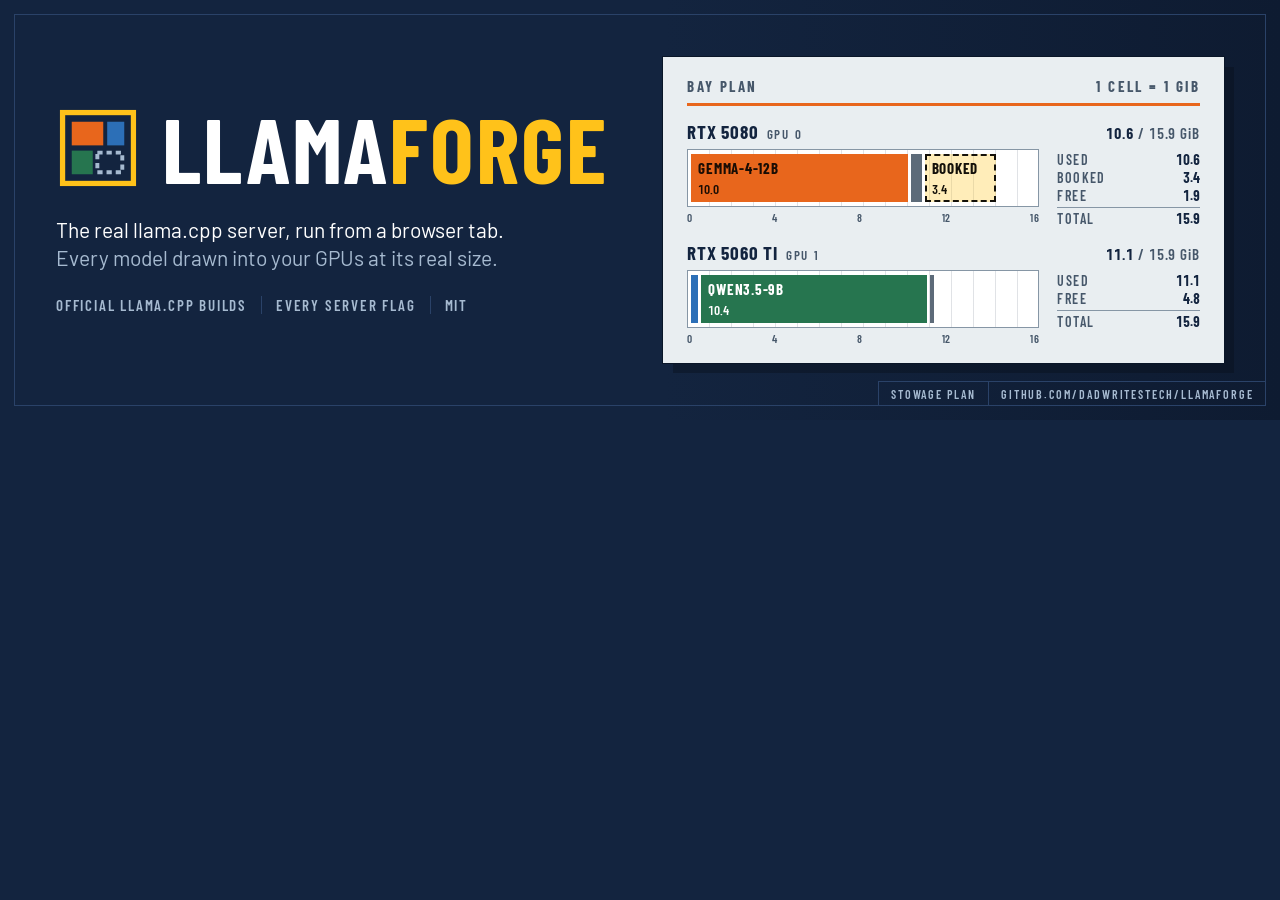
<file: docs/hero.html>
<!DOCTYPE html>
<html lang="en">
<head>
<meta charset="utf-8">
<!-- Source for docs/hero.png (still) and docs/hero.webp (the stow animation, plays once).
     Fonts come from ../web/fonts, so render with file access allowed:
       chrome --headless=new --disable-gpu --hide-scrollbars --allow-file-access-from-files \
         --force-device-scale-factor=2 --window-size=1280,420 --virtual-time-budget=3000 \
         --screenshot=_hero_2x.png "file:///.../docs/hero.html"
     then downscale 2560x840 -> 1280x420 with LANCZOS. Frames for the webp: append
     ?t=<ms> (0..1800) and the animations are paused at that moment; the still is ?t=3000. -->
<style>
@font-face{font-family:'Barlow';font-weight:400;src:url(../web/fonts/barlow-400.woff2) format('woff2')}
@font-face{font-family:'Barlow';font-weight:500;src:url(../web/fonts/barlow-500.woff2) format('woff2')}
@font-face{font-family:'Barlow Condensed';font-weight:600;src:url(../web/fonts/barlow-condensed-600.woff2) format('woff2')}
@font-face{font-family:'Barlow Condensed';font-weight:700;src:url(../web/fonts/barlow-condensed-700.woff2) format('woff2')}
:root{
  --hull:#13243f;--hull-2:#0e1b31;--hull-hair:#2a4268;--hull-ink:#dfe8f1;--hull-dim:#a6bad0;
  --sheet:#e9eef1;--sheet-ink:#13243f;--sheet-dim:#46576a;--hold:#ffffff;--cell:rgba(19,36,63,.13);--hold-rule:#8696a5;
  --yellow:#ffc21a;--main:#e8661c;--main-ink:#1a0d04;--w1:#2c6fb7;--w2:#26754f;--sys:#5d6b79;
  --cond:'Barlow Condensed','Arial Narrow',sans-serif;--sans:'Barlow','Segoe UI',sans-serif;
  --gb:22px; /* one GiB, on every hold */
}
*{box-sizing:border-box;margin:0;padding:0}
html,body{width:1280px;height:420px;overflow:hidden;background:var(--hull)}
.hero{position:relative;width:1280px;height:420px;display:flex;align-items:center;gap:56px;padding:0 56px;
  font-family:var(--sans);color:var(--hull-ink);
  background:linear-gradient(90deg,var(--hull) 0,var(--hull) 52%,var(--hull-2) 100%)}
/* a drawing frame with a title block, like the sheet a stowage plan is printed on */
.hero::before{content:"";position:absolute;inset:14px;border:1px solid var(--hull-hair);pointer-events:none}
.block{position:absolute;right:14px;bottom:14px;display:flex;font-family:var(--cond);font-weight:600;font-size:12px;
  letter-spacing:.16em;color:var(--hull-dim);text-transform:uppercase}
.block span{border-left:1px solid var(--hull-hair);border-top:1px solid var(--hull-hair);padding:5px 12px}

.left{flex:0 0 520px;position:relative}
.brand{display:flex;align-items:center;gap:22px}
.mark{width:84px;height:84px;flex:none}
h1{font-family:var(--cond);font-weight:700;font-size:92px;line-height:.86;letter-spacing:.02em;color:#fff}
h1 b{color:var(--yellow);font-weight:700}
.tag{margin-top:26px;font-size:21px;line-height:1.35;color:#fff;white-space:nowrap}
.tag span{color:var(--hull-dim)}
.facts{margin-top:24px;display:flex;font-family:var(--cond);font-weight:600;font-size:15px;letter-spacing:.12em;
  text-transform:uppercase;color:var(--hull-dim)}
.facts span{padding:0 14px;border-left:1px solid var(--hull-hair)}
.facts span:first-child{padding-left:0;border-left:0}

/* the sheet */
.sheet{flex:1;background:var(--sheet);color:var(--sheet-ink);padding:20px 24px 18px;position:relative;
  box-shadow:0 0 0 1px #0a1628,10px 10px 0 rgba(6,12,22,.35)}
.sheet h2{font-family:var(--cond);font-weight:700;font-size:15px;letter-spacing:.16em;text-transform:uppercase;
  display:flex;justify-content:space-between;color:var(--sheet-dim);border-bottom:3px solid var(--main);padding-bottom:8px;margin-bottom:14px}
.gpu + .gpu{margin-top:14px}
.ghead{display:flex;justify-content:space-between;align-items:baseline;font-family:var(--cond);margin-bottom:6px}
.ghead .n{font-weight:700;font-size:19px;letter-spacing:.04em;text-transform:uppercase}
.ghead .n i{font-style:normal;font-weight:600;font-size:13px;letter-spacing:.14em;color:var(--sheet-dim);margin-left:8px}
.ghead .u{font-weight:600;font-size:15px;letter-spacing:.06em;color:var(--sheet-dim);font-variant-numeric:tabular-nums}
.ghead .u b{color:var(--sheet-ink);font-weight:700}
.hold{position:relative;overflow:hidden;height:58px;width:calc(var(--gb) * 16);background:var(--hold);
  border:1.5px solid var(--hold-rule);
  background-image:linear-gradient(90deg,var(--cell) 1px,transparent 1px);background-size:var(--gb) 100%;background-position:-1px 0}
.box{position:absolute;top:4px;bottom:4px;left:calc(var(--x) * var(--gb) + 3px);width:calc(var(--w) * var(--gb) - 3px);
  padding:5px 7px;display:flex;flex-direction:column;justify-content:space-between;overflow:hidden;
  font-family:var(--cond);color:#fff;animation:stow .62s cubic-bezier(.2,.75,.25,1) both;animation-delay:calc(var(--i) * 170ms + 200ms)}
.box .bn{font-weight:700;font-size:15px;letter-spacing:.05em;text-transform:uppercase;white-space:nowrap}
.box .bg{font-weight:600;font-size:13px;font-variant-numeric:tabular-nums}
.main{background:var(--main);color:var(--main-ink)}
.w1{background:var(--w1)}.w2{background:var(--w2)}.sys{background:var(--sys);padding:0}
.book{background:rgba(255,194,26,.30);color:#14110a;outline:2px dashed #14110a;outline-offset:-2px;animation-name:book}
.scale{display:flex;justify-content:space-between;width:calc(var(--gb) * 16);font-family:var(--cond);font-weight:600;
  font-size:11.5px;letter-spacing:.06em;color:var(--sheet-dim);margin-top:3px}
.row{display:flex;gap:18px;align-items:flex-start}
.ledger{flex:1;font-family:var(--cond);font-size:14px;display:grid;grid-template-columns:1fr auto;row-gap:1px;padding-top:2px;
  font-variant-numeric:tabular-nums}
.ledger dt{font-weight:600;letter-spacing:.1em;color:var(--sheet-dim)}
.ledger dd{font-weight:700;text-align:right}
.ledger .t{border-top:1px solid var(--hold-rule);margin-top:2px;padding-top:2px}
.social,.social body,.social .hero{height:640px}
.social .hero{flex-direction:column;justify-content:center;align-items:stretch;gap:34px;padding:0 120px}
.social .left{flex:none;display:flex;align-items:flex-end;justify-content:space-between}
.social .tag{margin-top:0;text-align:right}
.social .facts{display:none}
.social{--gb:40px}
.social .sheet{flex:none;padding:24px 30px 22px}
.social .hold{height:76px}
.social .box .bn{font-size:18px}.social .box .bg{font-size:15px}
.social .row{gap:34px;justify-content:space-between}
.social .ledger{flex:0 0 190px;font-size:16px}
.social .gpu + .gpu{margin-top:18px}
@keyframes stow{from{transform:translateY(-72px);opacity:0}62%{transform:translateY(3px);opacity:1}to{transform:none;opacity:1}}
@keyframes book{0%,40%{opacity:0}to{opacity:1}}
</style>
</head>
<body>
<div class="hero">
  <div class="left">
    <div class="brand">
      <svg class="mark" viewBox="0 0 32 32" aria-hidden="true"><rect width="32" height="32" fill="#13243f"/><rect x="2.5" y="2.5" width="27" height="27" fill="none" stroke="#ffc21a" stroke-width="2"/><rect x="6" y="6" width="12" height="9" fill="#e8661c"/><rect x="19.5" y="6" width="6.5" height="9" fill="#2c6fb7"/><rect x="6" y="17" width="8" height="9" fill="#26754f"/><rect x="15.75" y="17.75" width="9.5" height="7.5" fill="none" stroke="#a6bad0" stroke-width="1.5" stroke-dasharray="2 1.5"/></svg>
      <h1>LLAMA<b>FORGE</b></h1>
    </div>
    <p class="tag">The real llama.cpp server, run from a browser tab.<br><span>Every model drawn into your GPUs at its real size.</span></p>
    <div class="facts"><span>Official llama.cpp builds</span><span>Every server flag</span><span>MIT</span></div>
  </div>

  <div class="sheet">
    <h2><span>Bay plan</span><span>1 cell = 1 GiB</span></h2>
    <div class="gpu">
      <div class="ghead"><span class="n">RTX 5080<i>GPU 0</i></span><span class="u"><b>10.6</b> / 15.9 GiB</span></div>
      <div class="row">
        <div>
          <div class="hold">
            <div class="box main" style="--x:0;--w:10;--i:0"><span class="bn">gemma-4-12b</span><span class="bg">10.0</span></div>
            <div class="box sys" style="--x:10;--w:.6;--i:1"></div>
            <div class="box book" style="--x:10.6;--w:3.4;--i:4"><span class="bn">Booked</span><span class="bg">3.4</span></div>
          </div>
          <div class="scale"><span>0</span><span>4</span><span>8</span><span>12</span><span>16</span></div>
        </div>
        <dl class="ledger"><dt>USED</dt><dd>10.6</dd><dt>BOOKED</dt><dd>3.4</dd><dt>FREE</dt><dd>1.9</dd><dt class="t">TOTAL</dt><dd class="t">15.9</dd></dl>
      </div>
    </div>
    <div class="gpu">
      <div class="ghead"><span class="n">RTX 5060 Ti<i>GPU 1</i></span><span class="u"><b>11.1</b> / 15.9 GiB</span></div>
      <div class="row">
        <div>
          <div class="hold">
            <div class="box w1" style="--x:0;--w:.45;--i:2;padding:0"></div>
            <div class="box w2" style="--x:.45;--w:10.4;--i:3"><span class="bn">qwen3.5-9b</span><span class="bg">10.4</span></div>
            <div class="box sys" style="--x:10.85;--w:.3;--i:3"></div>
          </div>
          <div class="scale"><span>0</span><span>4</span><span>8</span><span>12</span><span>16</span></div>
        </div>
        <dl class="ledger"><dt>USED</dt><dd>11.1</dd><dt>FREE</dt><dd>4.8</dd><dt class="t">TOTAL</dt><dd class="t">15.9</dd></dl>
      </div>
    </div>
  </div>
  <div class="block"><span>Stowage plan</span><span>github.com/dadwritestech/LlamaForge</span></div>
</div>
<script>
  const q = new URLSearchParams(location.search);
  // ?social=1 is the 1280x640 repo social preview (docs/social-preview.png)
  if (q.has("social")) document.documentElement.classList.add("social");
  // ?t=ms freezes every animation at that moment, for rendering webp frames
  const t = q.get("t");
  if (t !== null) document.querySelectorAll(".box").forEach(b => {
    const d = parseFloat(getComputedStyle(b).animationDelay) * 1000;
    b.style.animationDelay = (d - +t) + "ms"; b.style.animationPlayState = "paused";
  });
</script>
</body>
</html>
</file>
